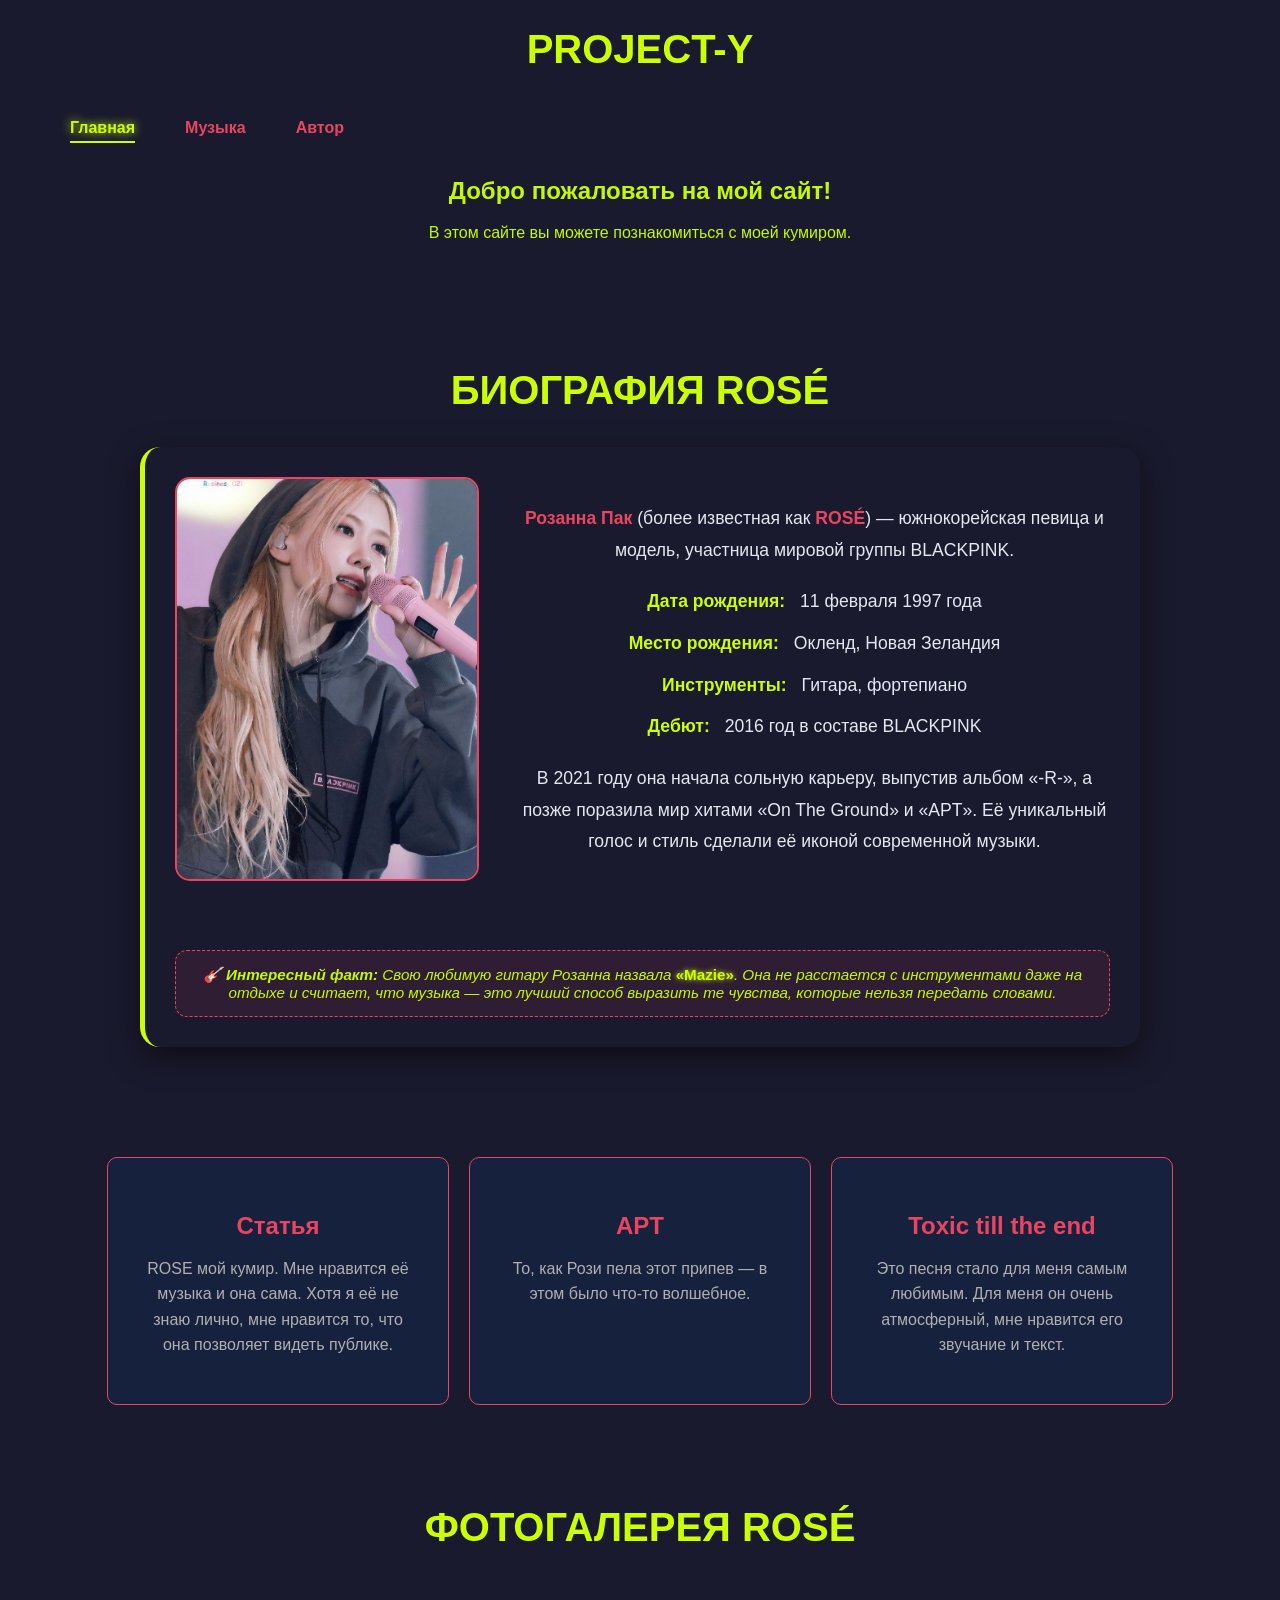
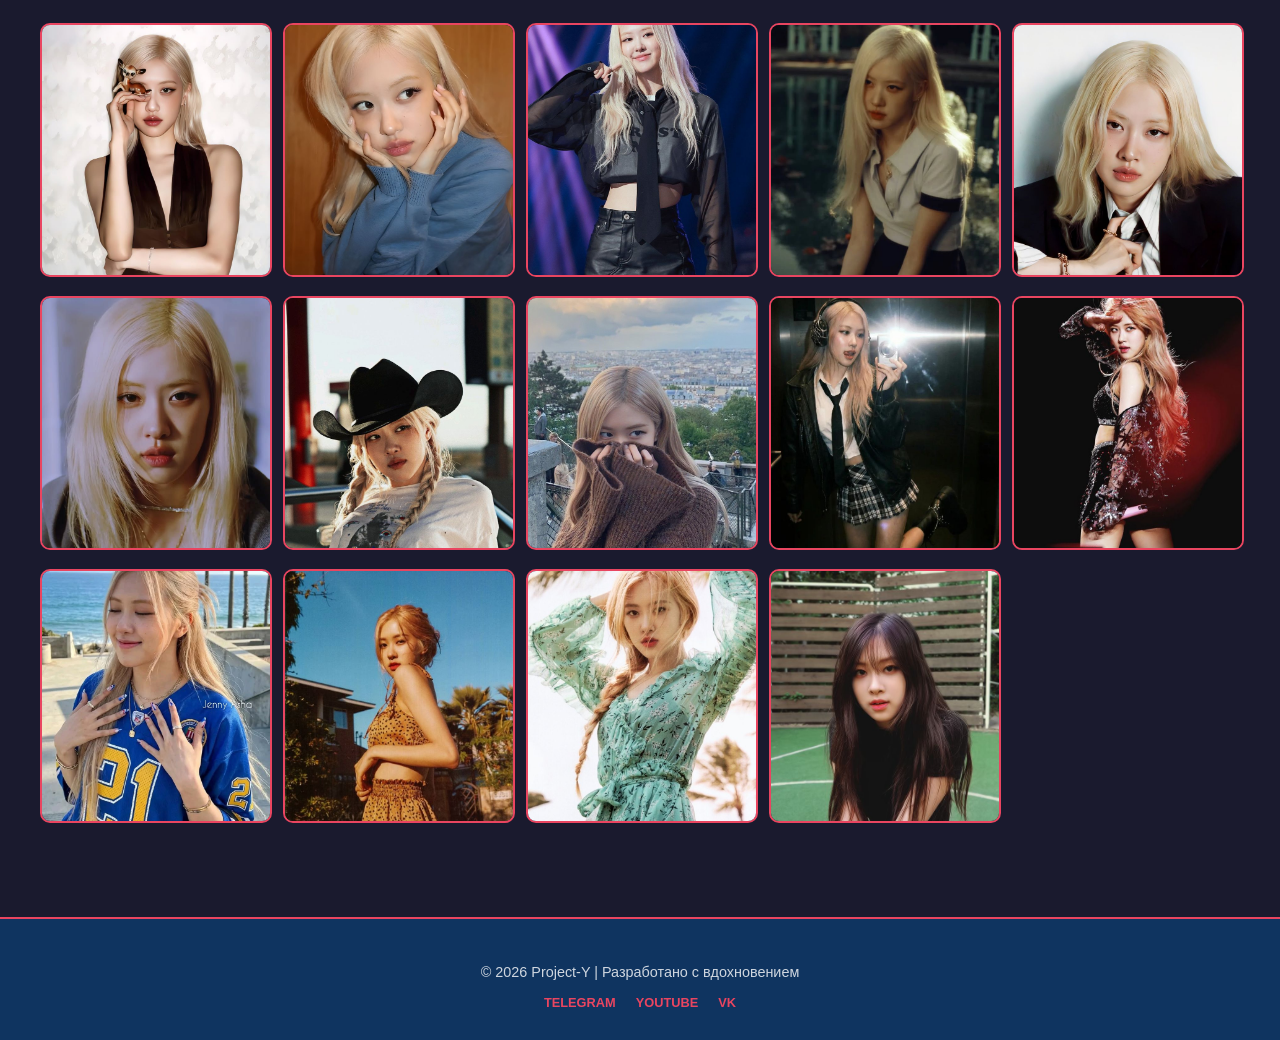
<file: index.html>
<!DOCTYPE html>
<html lang="ru">
<head>
    <meta charset="UTF-8">
    <meta name="viewport" content="width=device-width, initial-scale=1.0">
    <title>Project-Y — Мой Музыкальный Плеер</title>
    <meta name="description" content="Слушайте любимые треки ROSE на моем персональном плеере Project-Y.">
    <meta name="keywords" content="музыка, плеер, ROSE, веб-разработка">
    <meta name="author" content="Ranis2006">
    <link rel="stylesheet" href="style.css">
    <title>Document</title>
    <link rel="stylesheet" href="style.css">
</head>
<body>
    <header class="main-header">
    <h1>Project-Y</h1>
    <nav class="navbar">
    <ul class="nav-links">
        <li><a href="index.html" class="active-link">Главная</a></li>
        <li><a href="music.html">Музыка</a></li>
        <li><a href="about.html">Автор</a></li>
    </ul>
</nav>
</header>

<main class="content">
    <h2>Добро пожаловать на мой сайт!</h2>
    <p>В этом сайте вы можете познакомиться с моей кумиром. </p>
</main>

<section class="bio-section">
    <h2 class="section-title">Биография ROSÉ</h2>
    <div class="bio-card">
        <div class="bio-image">
            <img src="img/rose15.jpg" alt="ROSÉ Bio"> </div>
        <div class="bio-text">
            <p><strong>Розанна Пак</strong> (более известная как <strong>ROSÉ</strong>) — южнокорейская певица и модель, участница мировой группы BLACKPINK.</p>
            <ul>
                <li><span> Дата рождения:</span> 11 февраля 1997 года</li>
                <li><span> Место рождения:</span> Окленд, Новая Зеландия</li>
                <li><span> Инструменты:</span> Гитара, фортепиано</li>
                <li><span> Дебют:</span> 2016 год в составе BLACKPINK</li>
            </ul>
            <p>В 2021 году она начала сольную карьеру, выпустив альбом «-R-», а позже поразила мир хитами «On The Ground» и «APT». Её уникальный голос и стиль сделали её иконой современной музыки.</p>
        </div>
        <div class="special-fact">
    <p>🎸 <strong>Интересный факт:</strong> Свою любимую гитару Розанна назвала <em>«Mazie»</em>. Она не расстается с инструментами даже на отдыхе и считает, что музыка — это лучший способ выразить те чувства, которые нельзя передать словами.</p>
</div>
    </div>
</section>

<section class="features">
    <a href="https://www.distractify.com/p/what-does-apt-mean-in-rose-song" target="_blank" class="feature-item">
        <h3>Статья</h3>
        <p>ROSE мой кумир. Мне нравится её музыка и она сама. Хотя я её не знаю лично, мне нравится то, что она позволяет видеть публике. </p>
    </a>

    <a href="https://youtu.be/ekr2nIex040?si=S0TJmRe7QtdpGqrD" target="_blank" class="feature-item">
        <h3>APT</h3>
        <p>То, как Рози пела этот припев — в этом было что-то волшебное.</p>
    </a>

    <a href="https://youtu.be/eA0lHNZ1KCA?si=H_KAtAis-4M52_Tk" target="_blank" class="feature-item">
        <h3>Toxic till the end</h3>
        <p>Это песня стало для меня самым любимым. Для меня он очень атмосферный, мне нравится его звучание и текст.</p>
    </a>
</section>

<section class="gallery-section">
    <h2 class="section-title">Фотогалерея ROSÉ</h2>
    <div class="gallery-grid">
        <div class="gallery-item">
            <img src="img/rose1.jpg" alt="Rose" onclick="openModal(this.src)">
        </div>
        <div class="gallery-item">
            <img src="img/rose2.jpg" alt="Rose" onclick="openModal(this.src)">
        </div>
        <div class="gallery-item">
            <img src="img/rose3.jpg" alt="Rose" onclick="openModal(this.src)">
        </div>
        <div class="gallery-item">
            <img src="img/rose4.jpg" alt="Rose" onclick="openModal(this.src)">
        </div>
        <div class="gallery-item">
            <img src="img/rose5.jpg" alt="Rose" onclick="openModal(this.src)">
        </div>
        <div class="gallery-item">
            <img src="img/rose6.jpg" alt="Rose" onclick="openModal(this.src)">
        </div>
        <div class="gallery-item">
            <img src="img/rose7.jpg" alt="Rose" onclick="openModal(this.src)">
        </div>
        <div class="gallery-item">
            <img src="img/rose8.jpg" alt="Rose" onclick="openModal(this.src)">
        </div>
        <div class="gallery-item">
            <img src="img/rose9.jpg" alt="Rose" onclick="openModal(this.src)">
        </div>
        <div class="gallery-item">
            <img src="img/rose10.jpg" alt="Rose" onclick="openModal(this.src)">
        </div>
        <div class="gallery-item">
            <img src="img/rose11.jpg" alt="Rose" onclick="openModal(this.src)">
        </div>
        <div class="gallery-item">
            <img src="img/rose12.jpg" alt="Rose" onclick="openModal(this.src)">
        </div>
        <div class="gallery-item">
            <img src="img/rose13.jpg" alt="Rose" onclick="openModal(this.src)">
        </div>
        <div class="gallery-item">
            <img src="img/rose14.jpg" alt="Rose" onclick="openModal(this.src)">
        </div>
    </div>
</section>

<div id="myModal" class="modal" onclick="closeModal()">
    <span class="close">&times;</span>
    <img class="modal-content" id="img01">
</div>

<footer class="main-footer">
    <div class="footer-content">
        <p>© 2026 Project-Y | Разработано с вдохновением</p>
        <div class="social-links">
            <a href="https://t.me/@rean_ii" target="_blank">Telegram</a>
            <a href="https://youtube.com/@candi_gg..?si=AzA1F6TeVTvd3GuS" class="yt-link" target="_blank">YOUTUBE</a>
            <a href="https://vk.com/@id1067718997" target="_blank">VK</a>
        </div>
    </div>
</footer>

<script>
    function openModal(src) {
        document.getElementById("myModal").style.display = "flex";
        document.getElementById("img01").src = src;
    }

    function closeModal() {
        document.getElementById("myModal").style.display = "none";
    }
</script>
   

</body>
</html>
</file>
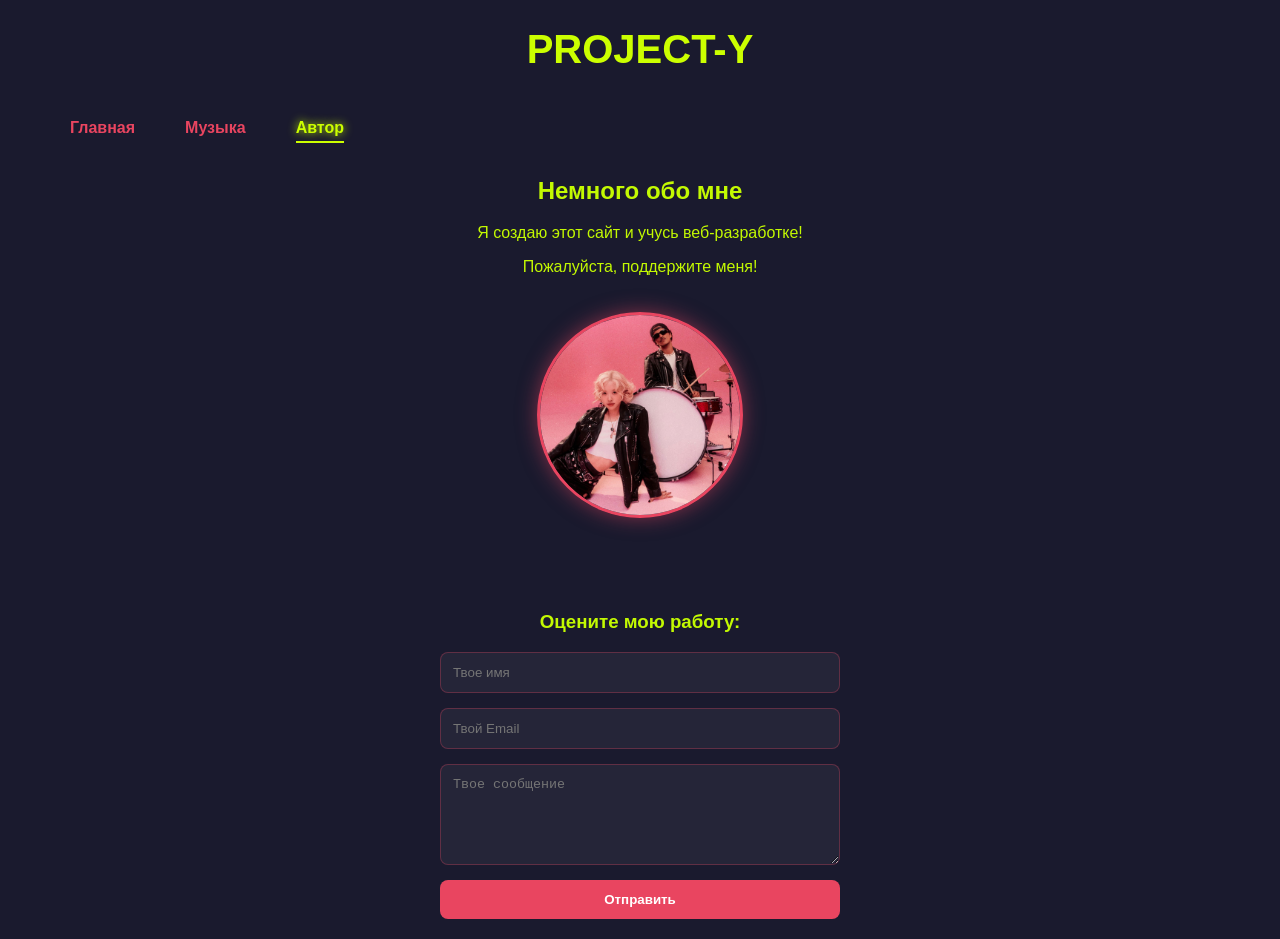
<file: about.html>
<!DOCTYPE html>
<html lang="en">
<head>
    <link rel="stylesheet" href="style.css">
    <meta charset="UTF-8">
    <meta name="viewport" content="width=device-width, initial-scale=1.0">
    <title>Document</title>
</head>
<body>
  <header class="main-header">
    <h1>Project-Y</h1>
    <nav class="navbar">
     <ul class="nav-links"> <li><a href="index.html">Главная</a></li>
        <li><a href="music.html">Музыка</a></li>
        <li><a href="about.html" class="active-link">Автор</a></li>
    </ul>
</nav>
</header>

<main class="content">
    <h2>Немного обо мне</h2>
    <p>Я создаю этот сайт и учусь веб-разработке!</p>
    <p> Пожалуйста, поддержите меня!</p>
    <div class="my-photo-container">
        <img src="img/rose.jpeg" alt="Мой кумир" class="profile-pic">
    </div>
</main> 

<section class="feedback">
    <h3>Оцените мою работу:</h3>
    <form class="contact-form" action="https://formspree.io/f/mdawdpwb" method="POST">
        
        <input type="hidden" name="_next" value="thanks.html">

        <input type="text" name="name" placeholder="Твое имя" required>
        <input type="email" name="email" placeholder="Твой Email" required>
        <textarea name="message" placeholder="Твое сообщение" rows="5" required></textarea>
        
        <button type="submit">Отправить</button>
    </form>
</section>
    
</body>
</html>
</file>
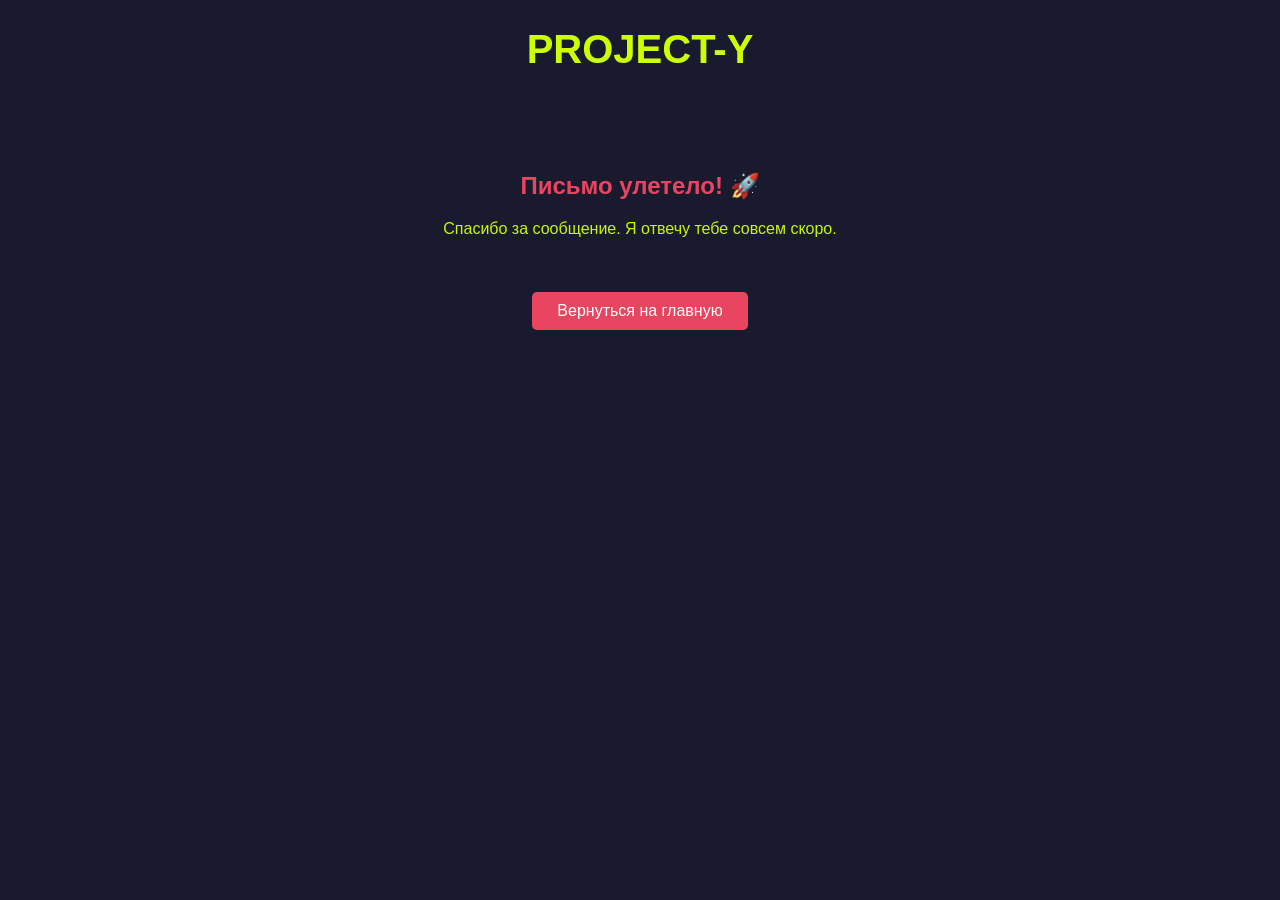
<file: thanks.html>
<!DOCTYPE html>
<html lang="ru">
<head>
    <meta charset="UTF-8">
    <title>Спасибо!</title>
    <link rel="stylesheet" href="style.css">
</head>
<body>
    <header class="main-header">
        <h1>Project-Y</h1>
    </header>

    <main class="content" style="text-align: center; margin-top: 100px;">
        <h2 style="color: #e94560;">Письмо улетело! 🚀</h2>
        <p>Спасибо за сообщение. Я отвечу тебе совсем скоро.</p>
        <br>
        <a href="index.html" class="back-button">Вернуться на главную</a>
    </main>
</body>
</html>
</file>
<file: style.css>
/* Делаем фон всей страницы */
body {
    overflow-x: hidden; /* Это запретит сайту прокручиваться вбок */
    width: 100%;
    margin: 0;
    padding: 0;
}


body {
    margin: 0;
    font-family: 'Segoe UI', sans-serif;
    background: #1a1a2e; /* Глубокий темно-синий */
    color: rgb(195, 249, 2);
    text-align: center;
}

/* Стили для шапки через Flexbox */
/* Ищем или создаем этот блок */
.main-header h1 {
    color: #ccff00; 
    font-size: 2.5rem; /* Размер подбери под свой вкус */
    text-transform: uppercase;
    cursor: pointer;
    
    /* Добавляем анимацию */
    animation: neonGlow 3s infinite ease-in-out; 
    transition: 0.3s;
}

/* Эффект при наведении */
.main-header h1:hover {
    color: #fff;
    text-shadow: 0 0 20px #ccff00, 0 0 50px #ccff00;
}

/* САМОЕ ВАЖНОЕ: Сама механика анимации (добавь в конец файла) */
@keyframes neonGlow {
    0% {
        text-shadow: 0 0 5px #ccff00, 0 0 10px #ccff00;
    }
    50% {
        text-shadow: 0 0 15px #ccff00, 0 0 30px #ccff00;
        transform: scale(1.02); /* Логотип чуть увеличивается, как будто "дышит" */
    }
    100% {
        text-shadow: 0 0 5px #ccff00, 0 0 10px #ccff00;
    }
}

nav a {
    color: #e94560;            /* Розовый цвет для ссылок */
    text-decoration: none;     /* Убираем подчеркивание */
    margin-left: 20px;
    font-weight: bold;
}
.profile-pic {
    width: 200px;
    height: 200px;
    border-radius: 50%; /* Делаем фото круглым */
    border: 3px solid #e94560; /* Розовая рамка */
    object-fit: cover; /* Чтобы фото не сплющилось */
    margin-top: 20px;
    box-shadow: 0 0 20px rgba(233, 69, 96, 0.5); /* Красивое свечение */
}
.feedback {
    margin-top: 50px;
    padding: 20px;
}

.contact-form {
    display: flex;
    flex-direction: column; /* Располагаем поля друг под другом */
    max-width: 400px;
    margin: 0 auto;
    gap: 15px; /* Расстояние между полями */
}

.contact-form input, 
.contact-form textarea {
    background: rgba(255, 255, 255, 0.05);
    border: 1px solid rgba(233, 69, 96, 0.3);
    padding: 12px;
    border-radius: 8px;
    color: white;
    outline: none;
    transition: 0.3s;
}

/* Эффект при клике на поле */
.contact-form input:focus, 
.contact-form textarea:focus {
    border-color: #e94560;
    background: rgba(255, 255, 255, 0.1);
}

.contact-form button {
    background: #e94560;
    color: white;
    border: none;
    padding: 12px;
    border-radius: 8px;
    font-weight: bold;
    cursor: pointer;
    transition: 0.3s;
}

.contact-form button:hover {
    background: #ff5e78;
    transform: translateY(-2px); /* Кнопка чуть подпрыгивает */
} 
.back-button {
    display: inline-block;
    margin-top: 20px;
    padding: 10px 25px;
    background-color: #e94560;
    color: white;
    text-decoration: none;
    border-radius: 5px;
    transition: 0.3s;
}

.back-button:hover {
    background-color: #ff4d6d;
    box-shadow: 0 0 15px rgba(233, 69, 96, 0.5);
}

.features {
    display: flex;
    justify-content: center; /* Центрируем блоки */
    gap: 20px; /* Расстояние между блоками */
    padding: 50px 20px;
    flex-wrap: wrap; /* Чтобы на маленьких экранах блоки переносились */
}

.feature-item {
    background: #16213e; /* Темный цвет, чуть светлее фона */
    border: 1px solid #e94560; /* Тонкая рамка твоего цвета */
    padding: 30px;
    width: 280px;
    border-radius: 10px;
    text-align: center;
    transition: 0.3s; /* Плавность для эффектов */
}

/* Эффект «всплытия» при наведении */
.feature-item:hover {
    background: #1a1a2e;
    transform: translateY(-10px);
    box-shadow: 0 10px 20px rgba(233, 69, 96, 0.2);
}

.feature-item h3 {
    color: #e94560;
    margin-bottom: 15px;
    font-size: 1.5rem;
}

.feature-item p {
    color: #b0b0b0;
    line-height: 1.6;
}

.main-footer {
    background-color: #0f3460; /* Еще один оттенок твоего темного синего */
    color: white;
    padding: 30px 0;
    margin-top: 50px;
    border-top: 2px solid #e94560; /* Линия-акцент сверху */
    text-align: center;
}

.footer-content p {
    margin-bottom: 15px;
    font-size: 0.9rem;
    opacity: 0.8;
}

.social-links {
    display: flex;
    justify-content: center;
    gap: 20px;
}

.social-links a {
    color: #e94560;
    text-decoration: none;
    font-weight: bold;
    font-size: 0.8rem;
    text-transform: uppercase;
    transition: 0.3s;
}

.social-links a:hover {
    color: white;
    letter-spacing: 2px; /* Прикольный эффект: буквы разъезжаются при наведении */
}

/* При наведении на ссылку, в адресе которой есть "vk" */
.social-links a[href*="vk.com"]:hover {
    color: #0077ff; /* Фирменный синий цвет ВК */
    text-shadow: 0 0 10px rgba(0, 119, 255, 0.4);
}

/* Убираем подчеркивание и меняем цвет текста для ссылок-карточек */
.feature-item {
    text-decoration: none; /* Убирает подчеркивание */
    display: block; /* Чтобы вся карточка была кликабельной */
    color: inherit; /* Чтобы текст не стал синим */
}

/* Чтобы текст внутри карточки оставался светлым */
.feature-item p {
    color: #b0b0b0;
}

/* Добавим эффект, чтобы при наведении было понятно, что это ссылка */
.feature-item:hover {
    cursor: pointer;
    border-color: white; /* Рамка станет белой при наведении */
    box-shadow: 0 0 20px rgba(233, 69, 96, 0.6); /* Сияние */
}

.music-grid {
    display: grid;
    grid-template-columns: repeat(auto-fit, minmax(280px, 1fr));
    gap: 35px; /* Увеличили расстояние между карточками */
    padding: 40px;
}

/* Стили для самих карточек, чтобы они были одинаковой высоты */
.music-card {
    display: flex;
    flex-direction: column;
    justify-content: space-between;
    min-height: 200px;
    background: #16213e;
    border: 1px solid #e94560;
    border-radius: 15px;
    padding: 20px;
    transition: transform 0.3s ease;
}

.music-card:hover {
    transform: scale(1.02);
    box-shadow: 0 5px 15px rgba(233, 69, 96, 0.3);
}

.music-section {
    padding: 100px 20px 50px; /* Отступ сверху, чтобы меню не перекрывало заголовок */
    text-align: center;
}

.music-section h1 {
    color: #e94560;
    font-size: 2.5rem;
    margin-bottom: 10px;
}

/* Выстраиваем меню в одну линию */
.navbar {
    display: flex;
    justify-content: space-between;
    align-items: center;
    padding: 20px 50px;
}

/* Выстраиваем ссылки в ряд и убираем точки */
.nav-links {
    list-style: none;      /* Убирает те самые зеленые точки */
    display: flex;         /* Выстраивает пункты в ряд */
    gap: 30px;             /* Расстояние между словами */
    margin: 0;
    padding: 0;
}

.nav-links li {
    display: inline;       /* Дополнительная страховка для ряда */
}

.music-card {
    background: #16213e; /* Темный фон карточки */
    border: 1px solid #e94560;
    border-radius: 15px;
    padding: 25px; /* Больше места внутри */
    display: flex;
    flex-direction: column;
    align-items: center;
    transition: 0.3s;
}

.player-controls {
    display: flex;
    gap: 10px;
    margin-top: 15px;
}

.play-btn, .loop-btn, .main-btn {
    background: #1a1a2e;
    border: 2px solid #e94560;
    color: white;
    padding: 8px 15px;
    border-radius: 20px;
    cursor: pointer;
    transition: 0.3s ease;
}

.play-btn:hover, .main-btn:hover {
    background: #e94560;
    box-shadow: 0 0 10px #e94560;
}

.loop-btn.active {
    border-color: #ccff00;
    color: #ccff00;
}

/* Подсветка карточки, которая играет сейчас */
.music-card.playing {
    border-color: #ccff00;
    transform: scale(1.05);
    box-shadow: 0 0 20px rgba(204, 255, 0, 0.2);
}

/* Общие заголовки секций */
.section-title {
    text-align: center;
    color: #ccff00;
    margin-top: 50px;
    font-size: 2.5rem;
    text-transform: uppercase;
}

/* Сетка галереи */
.gallery-grid {
    display: grid;
    grid-template-columns: repeat(auto-fit, minmax(200px, 1fr));
    gap: 15px;
    padding: 40px;
    max-width: 1200px;
    margin: 0 auto;
}

.gallery-item img {
    width: 100%;
    height: 250px;
    object-fit: cover;
    border-radius: 10px;
    cursor: pointer;
    transition: 0.3s;
    border: 2px solid #e94560;
}

.gallery-item img:hover {
    transform: scale(1.05);
    border-color: #ccff00;
    box-shadow: 0 0 15px #ccff00;
}

/* СЕКРЕТНЫЙ КОД ДЛЯ МОБИЛЬНОЙ ВЕРСИИ */
@media screen and (max-width: 768px) {
    /* Ломаем сетку и превращаем её в список */
    .gallery-grid {
        display: block !important; 
        width: 100% !important;
        padding: 10px !important;
    }

    /* Каждая карточка становится самостоятельной и широкой */
    .gallery-item {
        display: block !important;
        width: 95% !important;
        margin: 0 auto 30px auto !important; /* Центрируем и делаем отступ снизу */
        float: none !important; /* На всякий случай убираем обтекание */
    }

    /* Картинки подстраиваются под ширину */
    .gallery-item img {
        width: 100% !important;
        height: auto !important;
        object-fit: cover !important;
    }
}

/* Модальное окно */
.modal {
    display: none;
    position: fixed;
    z-index: 2000;
    left: 0; top: 0;
    width: 100%; height: 100%;
    background-color: rgba(0,0,0,0.9);
    justify-content: center;
    align-items: center;
}

.modal-content {
    max-width: 90%;
    max-height: 80%;
    border: 2px solid #ccff00;
    border-radius: 10px;
}

.close {
    position: absolute;
    top: 20px; right: 35px;
    color: white; font-size: 40px; cursor: pointer;
}

/* Блок биографии */
.bio-section {
    padding: 60px 20px;
    max-width: 1000px;
    margin: 0 auto;
}

.bio-card {
    display: flex;
    flex-wrap: wrap; /* Чтобы на телефонах блоки вставали друг под друга */
    gap: 40px;
    background: #1a1a2e;
    padding: 30px;
    border-radius: 20px;
    border-left: 5px solid #ccff00; /* Салатовая линия сбоку */
    align-items: center;
    box-shadow: 0 10px 30px rgba(0, 0, 0, 0.5);
}

.bio-image img {
    width: 300px;
    height: 400px;
    object-fit: cover;
    border-radius: 15px;
    border: 2px solid #e94560;
}

.bio-text {
    flex: 1; /* Текст занимает всё свободное место */
    color: #e2e8f0;
    line-height: 1.8;
    font-size: 1.1rem;
}

.bio-text ul {
    list-style: none;
    padding: 0;
    margin: 20px 0;
}

.bio-text li {
    margin-bottom: 10px;
}

.bio-text li span {
    color: #ccff00; /* Подсветка иконок/текста */
    margin-right: 10px;
    font-weight: bold;
}

.bio-text strong {
    color: #e94560;
}

.special-fact {
    margin-top: 25px;
    padding: 15px 20px;
    background: rgba(233, 69, 96, 0.1); /* Прозрачный розовый фон */
    border-radius: 12px;
    border: 1px dashed #e94560; /* Пунктирная рамка */
    position: relative;
}

.special-fact em {
    color: #ccff00;
    font-style: normal;
    font-weight: bold;
    text-shadow: 0 0 5px #ccff00;
}

.special-fact p {
    margin: 0;
    font-style: italic;
    font-size: 0.95rem;
}

/* Анимация пульсации */
@keyframes neonPulse {
    0% { box-shadow: 0 0 10px rgba(204, 255, 0, 0.2); }
    50% { box-shadow: 0 0 25px rgba(204, 255, 0, 0.6); }
    100% { box-shadow: 0 0 10px rgba(204, 255, 0, 0.2); }
}

/* Применяем пульсацию к активной карточке (которая играет) */
.music-card.playing {
    border-color: #ccff00 !important;
    animation: neonPulse 2s infinite ease-in-out;
    transform: scale(1.02); /* Чуть-чуть увеличим для акцента */
}

.play-btn, .loop-btn, .main-btn {
    background: transparent;
    border: 2px solid #e94560;
    color: #e94560;
    padding: 10px 20px;
    border-radius: 25px;
    cursor: pointer;
    text-shadow: 0 0 5px #e94560; /* Свечение текста */
    box-shadow: 0 0 5px #e94560; /* Свечение рамки */
    transition: 0.3s;
}

.play-btn:hover, .main-btn:hover {
    background: #e94560;
    color: white;
    box-shadow: 0 0 20px #e94560, 0 0 40px #e94560; /* Усиленное свечение */
}

/* Особое свечение для кнопки Loop и активной карточки (салатовое) */
.loop-btn.active {
    border-color: #ccff00;
    color: #ccff00;
    text-shadow: 0 0 5px #ccff00;
    box-shadow: 0 0 15px #ccff00;
}

/* Стиль для активной ссылки в меню */
.nav-links a.active-link {
    color: #ccff00 !important; /* Твой салатовый цвет */
    border-bottom: 2px solid #ccff00; /* Линия под словом */
    padding-bottom: 5px;
    text-shadow: 0 0 10px #ccff00; /* Неоновое свечение */
}

/* Эффект при наведении на любую ссылку (для красоты) */
.nav-links a:hover {
    color: #ffffff;
    text-shadow: 0 0 10px #ffffff;
}

/* Оставляем только это для YouTube */
.yt-link {
    color: #e94560 !important;
    font-weight: bold;
    text-decoration: none !important;
}

.yt-link:hover {
    color: #ff0202 !important;
    text-shadow: 0 0 10px rgba(255, 0, 0, 0.5);
}
</file>
